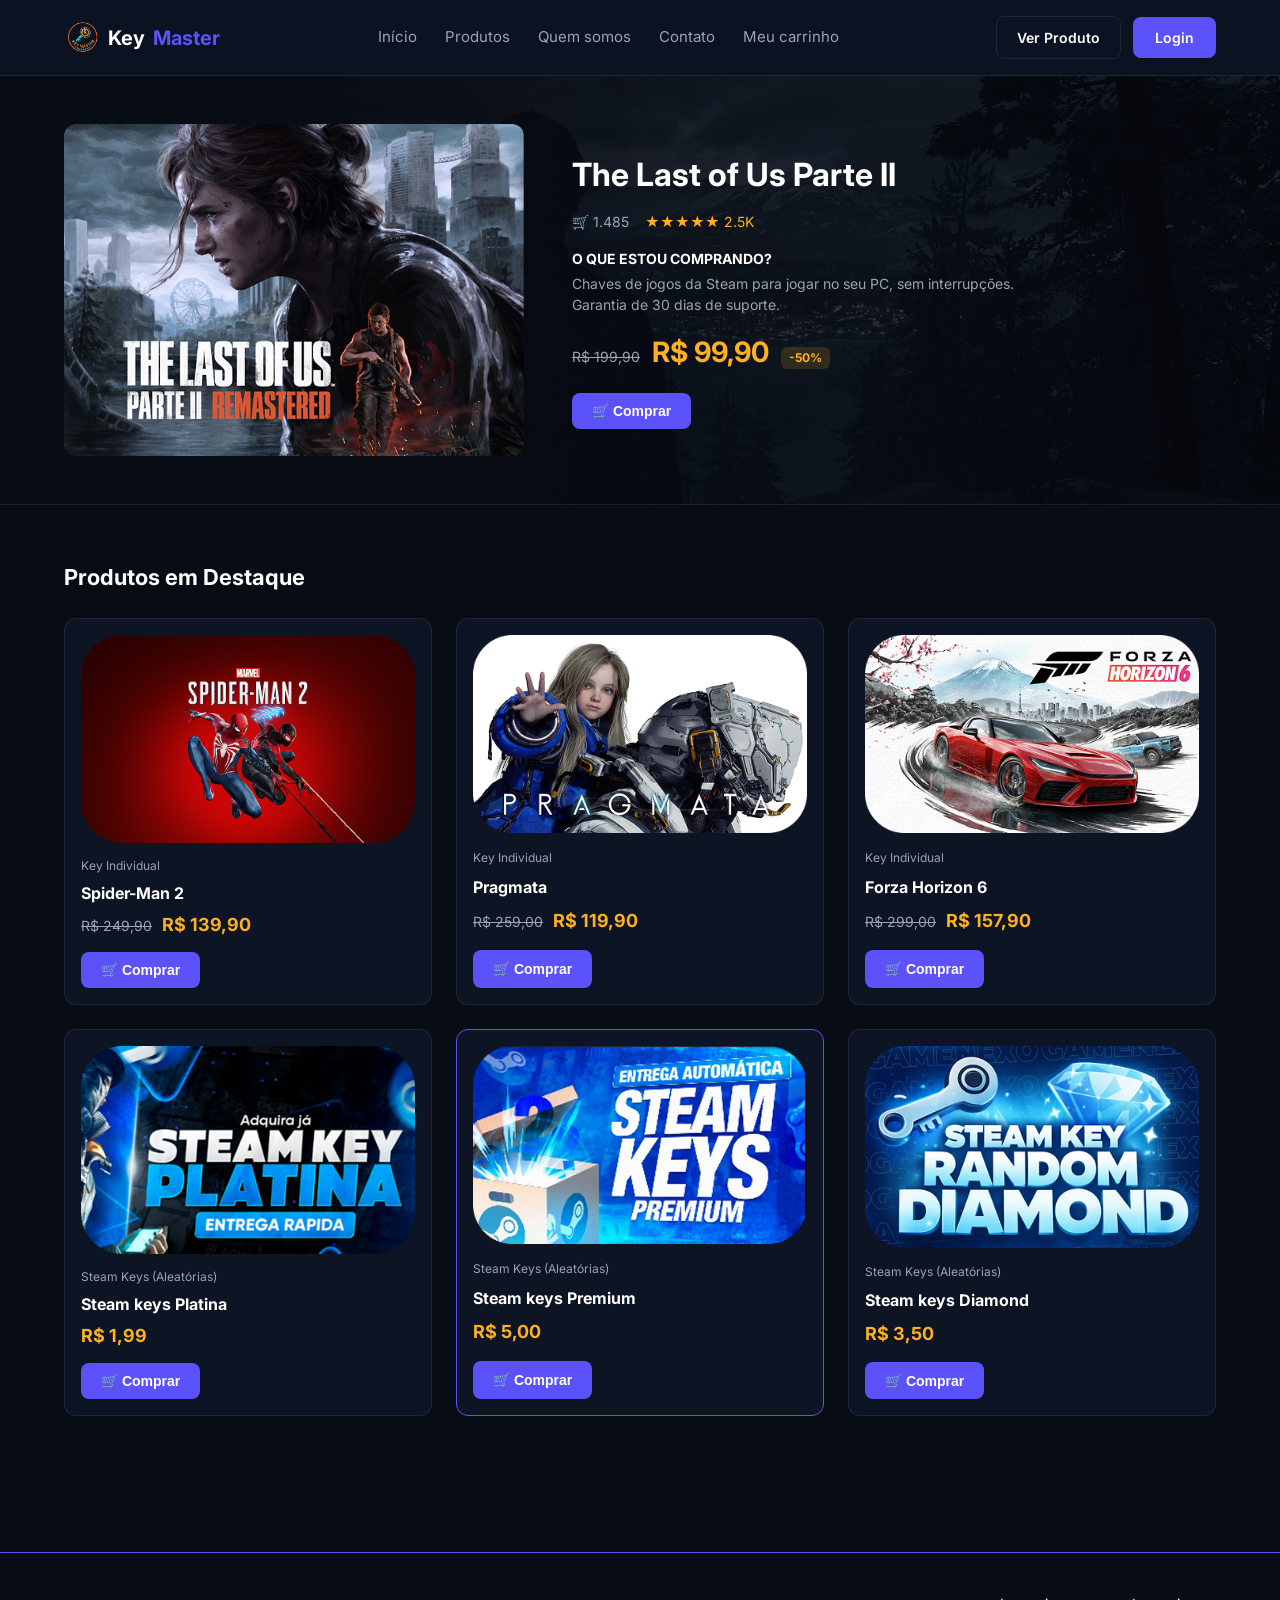
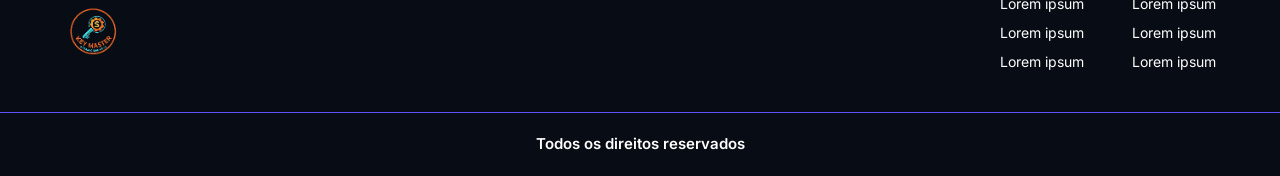
<file: index.html>
<!DOCTYPE html>
<html lang="pt-br">
<head>
  <meta charset="UTF-8">
  <meta name="viewport" content="width=device-width, initial-scale=1.0">
  <title>Key Master - Chaves de Jogos Digitais</title>
  <link rel="preconnect" href="https://fonts.googleapis.com">
  <link href="https://fonts.googleapis.com/css2?family=Inter:wght@400;600;700;800&display=swap" rel="stylesheet">
  <link rel="stylesheet" href="index.css">
</head>
<body>

  <header class="header">
    <div class="container header-content">
      <a href="index.html" class="logo">
        <img src="logo.png" alt="Key Master" class="logo-img">
        Key<span class="logo-highlight">Master</span>
      </a>
      <nav class="nav">
        <a href="index.html">Início</a>
        <a href="produtos.html">Produtos</a>
        <a href="quem-somos.html">Quem somos</a>
        <a href="contato.html">Contato</a>
        <a href="pedidos.html">Meu carrinho</a>
      </nav>
      <div class="header-acoes">
        <a href="produto-individual.html" class="btn-secundario">Ver Produto</a>
        <a href="cadastro.html" class="btn-login">Login</a>
      </div>
    </div>
  </header>

  <main>
    
    <section class="banner">
      <div class="container banner-grid">
        <img src="tlou-capa.png" alt="The Last of Us Parte II" class="banner-img">
        <div class="banner-info">
          <h1>The Last of Us Parte II</h1>
          <div class="banner-meta">
            <span>🛒 1.485</span>
            <span class="stars">★★★★★ 2.5K</span>
          </div>
          <p class="banner-desc">O QUE ESTOU COMPRANDO?</p>
          <p class="banner-desc-secundario">Chaves de jogos da Steam para jogar no seu PC, sem interrupções. Garantia de 30 dias de suporte.</p>
          <div class="preco-area">
            <span class="preco-antigo">R$ 199,90</span>
            <span class="preco-novo">R$ 99,90</span>
            <span class="desconto">-50%</span>
          </div>
          <button class="btn-comprar">🛒 Comprar</button>
        </div>
      </div>
    </section>

    <section class="destaques">
      <div class="container">
        <h2 class="titulo-secao">Produtos em Destaque</h2>
        <div class="grid-produtos">

          <div class="card-produto">
            <img src="spider-man-2.png" alt="Spider-Man 2">
            <p class="card-tag">Key Individual</p>
            <h3>Spider-Man 2</h3>
            <div class="card-precos">
              <span class="preco-antigo">R$ 249,90</span>
              <span class="preco-novo">R$ 139,90</span>
            </div>
            <button class="btn-comprar">🛒 Comprar</button>
          </div>

          <div class="card-produto">
            <img src="pragmata.png" alt="Pragmata">
            <p class="card-tag">Key Individual</p>
            <h3>Pragmata</h3>
            <div class="card-precos">
              <span class="preco-antigo">R$ 259,00</span>
              <span class="preco-novo">R$ 119,90</span>
            </div>
            <button class="btn-comprar">🛒 Comprar</button>
          </div>

          <div class="card-produto">
            <img src="forza-horizon-6.png" alt="Forza Horizon 6">
            <p class="card-tag">Key Individual</p>
            <h3>Forza Horizon 6</h3>
            <div class="card-precos">
              <span class="preco-antigo">R$ 299,00</span>
              <span class="preco-novo">R$ 157,90</span>
            </div>
            <button class="btn-comprar">🛒 Comprar</button>
          </div>

          <div class="card-produto card-produto-key">
            <img src="steam-key-platina.png" alt="Steam Keys Platina">
            <p class="card-tag">Steam Keys (Aleatórias)</p>
            <h3>Steam keys Platina</h3>
            <div class="card-precos">
              <span class="preco-novo">R$ 1,99</span>
            </div>
            <button class="btn-comprar">🛒 Comprar</button>
          </div>

          <div class="card-produto card-produto-key card-destacado">
            <img src="steam-key-premium.png" alt="Steam Keys Premium">
            <p class="card-tag">Steam Keys (Aleatórias)</p>
            <h3>Steam keys Premium</h3>
            <div class="card-precos">
              <span class="preco-novo">R$ 5,00</span>
            </div>
            <button class="btn-comprar">🛒 Comprar</button>
          </div>

          <div class="card-produto card-produto-key">
            <img src="steam-key-diamond.png" alt="Steam Keys Diamond">
            <p class="card-tag">Steam Keys (Aleatórias)</p>
            <h3>Steam keys Diamond</h3>
            <div class="card-precos">
              <span class="preco-novo">R$ 3,50</span>
            </div>
            <button class="btn-comprar">🛒 Comprar</button>
          </div>

        </div>
      </div>
    </section>
  </main>

  <footer class="footer-novo">
    <div class="footer-topo">
      <div class="container footer-conteudo">
        <img src="logo.png" alt="Key Master" class="footer-logo">
        <div class="footer-links">
          <div class="coluna-links">
            <a href="#">Lorem ipsum</a>
            <a href="#">Lorem ipsum</a>
            <a href="#">Lorem ipsum</a>
          </div>
          <div class="coluna-links">
            <a href="#">Lorem ipsum</a>
            <a href="#">Lorem ipsum</a>
            <a href="#">Lorem ipsum</a>
          </div>
        </div>
      </div>
    </div>
    <div class="footer-base">
      <p>Todos os direitos reservados</p>
    </div>
  </footer>
</body>
</html>
</file>
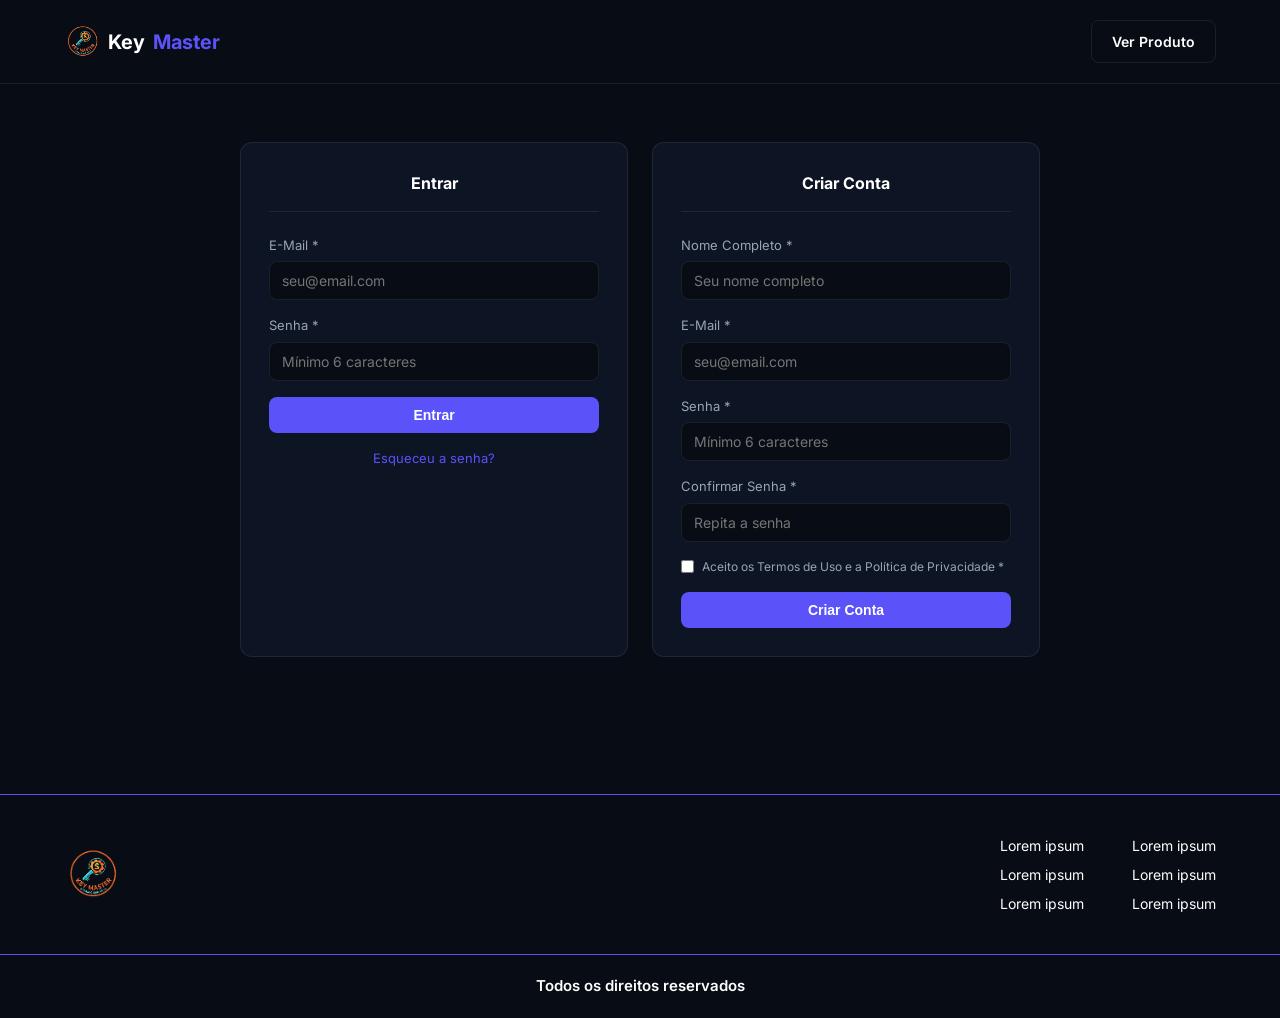
<file: cadastro.html>
<!DOCTYPE html>
<html lang="pt-br">
<head>
  <meta charset="UTF-8">
  <meta name="viewport" content="width=device-width, initial-scale=1.0">
  <title>Entrar ou Criar Conta - Key Master</title>
  <link rel="preconnect" href="https://fonts.googleapis.com">
  <link href="https://fonts.googleapis.com/css2?family=Inter:wght@400;600;700;800&display=swap" rel="stylesheet">
  <link rel="stylesheet" href="cadastro.css">
</head>
<body>

  <header class="header-simples">
    <div class="container header-simples-content">
      <a href="index.html" class="logo">
        <img src="logo.png" alt="Key Master" class="logo-img">
        Key<span class="logo-highlight">Master</span>
      </a>
      <a href="produto-individual.html" class="btn-secundario">Ver Produto</a>
    </div>
  </header>

  <main class="container pagina-cadastro">
    <section class="grid-cadastro">

      <div class="coluna-entrar">
        <h2 class="titulo-form">Entrar</h2>
        <form class="formulario-entrar">
          <div class="campo">
            <label for="login-email">E-Mail *</label>
            <input type="email" id="login-email" placeholder="seu@email.com">
          </div>
          <div class="campo">
            <label for="login-senha">Senha *</label>
            <input type="password" id="login-senha" placeholder="Mínimo 6 caracteres">
          </div>
          <button type="button" class="btn-comprar btn-largo">Entrar</button>
          <a href="#" class="link-esqueceu">Esqueceu a senha?</a>
        </form>
      </div>

      <div class="coluna-criar">
        <h2 class="titulo-form">Criar Conta</h2>
        <form class="formulario-criar">
          <div class="campo">
            <label for="nome-completo">Nome Completo *</label>
            <input type="text" id="nome-completo" placeholder="Seu nome completo">
          </div>
          <div class="campo">
            <label for="cadastro-email">E-Mail *</label>
            <input type="email" id="cadastro-email" placeholder="seu@email.com">
          </div>
          <div class="campo">
            <label for="cadastro-senha">Senha *</label>
            <input type="password" id="cadastro-senha" placeholder="Mínimo 6 caracteres">
          </div>
          <div class="campo">
            <label for="confirmar-senha">Confirmar Senha *</label>
            <input type="password" id="confirmar-senha" placeholder="Repita a senha">
          </div>
          <label class="opcao-checkbox">
            <input type="checkbox">
            Aceito os Termos de Uso e a Política de Privacidade *
          </label>
          <button type="button" class="btn-comprar btn-largo">Criar Conta</button>
        </form>
      </div>

    </section>
  </main>

  <footer class="footer-novo">
    <div class="footer-topo">
      <div class="container footer-conteudo">
        <img src="logo.png" alt="Key Master" class="footer-logo">
        <div class="footer-links">
          <div class="coluna-links">
            <a href="#">Lorem ipsum</a>
            <a href="#">Lorem ipsum</a>
            <a href="#">Lorem ipsum</a>
          </div>
          <div class="coluna-links">
            <a href="#">Lorem ipsum</a>
            <a href="#">Lorem ipsum</a>
            <a href="#">Lorem ipsum</a>
          </div>
        </div>
      </div>
    </div>
    <div class="footer-base">
      <p>Todos os direitos reservados</p>
    </div>
  </footer>

</body>
</html>
</file>
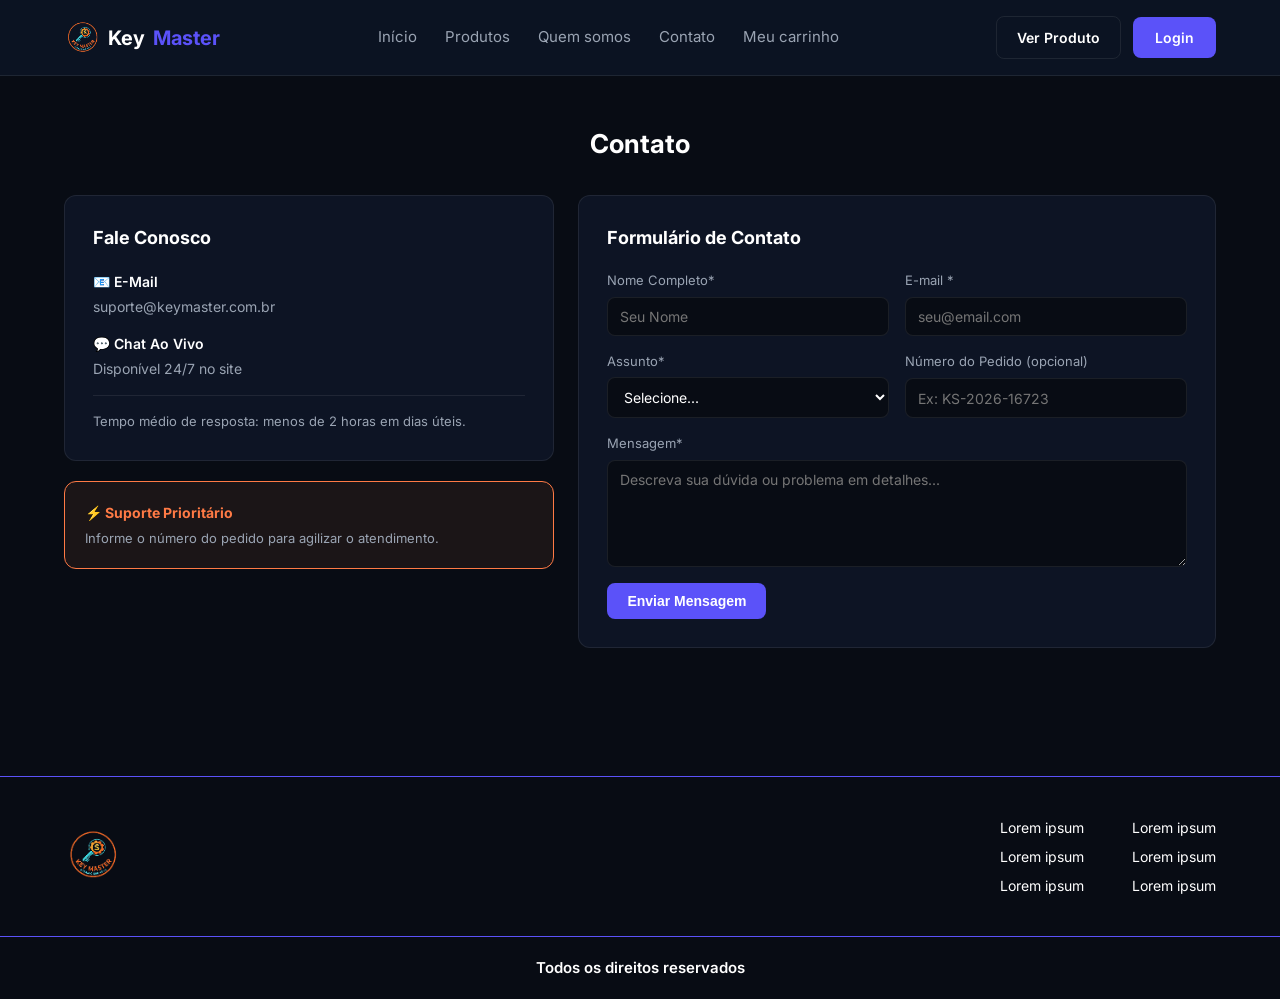
<file: contato.html>
<!DOCTYPE html>
<html lang="pt-br">
<head>
  <meta charset="UTF-8">
  <meta name="viewport" content="width=device-width, initial-scale=1.0">
  <title>Contato - Key Master</title>
  <link rel="preconnect" href="https://fonts.googleapis.com">
  <link href="https://fonts.googleapis.com/css2?family=Inter:wght@400;600;700;800&display=swap" rel="stylesheet">
  <link rel="stylesheet" href="contato.css">
</head>
<body>

  <header class="header">
    <div class="container header-content">
      <a href="index.html" class="logo">
        <img src="logo.png" alt="Key Master" class="logo-img">
        Key<span class="logo-highlight">Master</span>
      </a>
      <nav class="nav">
        <a href="index.html">Início</a>
        <a href="produtos.html">Produtos</a>
        <a href="quem-somos.html">Quem somos</a>
        <a href="contato.html">Contato</a>
        <a href="pedidos.html">Meu carrinho</a>
      </nav>
      <div class="header-acoes">
        <a href="produto-individual.html" class="btn-secundario">Ver Produto</a>
        <a href="cadastro.html" class="btn-login">Login</a>
      </div>
    </div>
  </header>

  <main class="container pagina-contato">
    <h1 class="titulo-pagina">Contato</h1>

    <section class="grid-contato">

      <div class="coluna-info">
        <div class="card-info">
          <h2>Fale Conosco</h2>
          <div class="item-info">
            <p class="item-titulo">📧 E-Mail</p>
            <p class="item-valor">suporte@keymaster.com.br</p>
          </div>
          <div class="item-info">
            <p class="item-titulo">💬 Chat Ao Vivo</p>
            <p class="item-valor">Disponível 24/7 no site</p>
          </div>
          <hr class="divisoria">
          <p class="tempo-resposta">Tempo médio de resposta: menos de 2 horas em dias úteis.</p>
        </div>

        <div class="card-suporte">
          <p class="suporte-titulo">⚡ Suporte Prioritário</p>
          <p class="suporte-texto">Informe o número do pedido para agilizar o atendimento.</p>
        </div>
      </div>

      <div class="coluna-formulario">
        <h2>Formulário de Contato</h2>
        <form class="formulario-contato">
          <div class="campo">
            <label for="nome">Nome Completo*</label>
            <input type="text" id="nome" placeholder="Seu Nome">
          </div>
          <div class="campo">
            <label for="email">E-mail *</label>
            <input type="email" id="email" placeholder="seu@email.com">
          </div>
          <div class="campo">
            <label for="assunto">Assunto*</label>
            <select id="assunto">
              <option>Selecione...</option>
              <option>Dúvida sobre pedido</option>
              <option>Problema com chave</option>
              <option>Reembolso</option>
              <option>Outro</option>
            </select>
          </div>
          <div class="campo">
            <label for="pedido">Número do Pedido (opcional)</label>
            <input type="text" id="pedido" placeholder="Ex: KS-2026-16723">
          </div>
          <div class="campo campo-largo">
            <label for="mensagem">Mensagem*</label>
            <textarea id="mensagem" rows="5" placeholder="Descreva sua dúvida ou problema em detalhes..."></textarea>
          </div>
          <button type="button" class="btn-comprar">Enviar Mensagem</button>
        </form>
      </div>

    </section>
  </main>

  <footer class="footer-novo">
    <div class="footer-topo">
      <div class="container footer-conteudo">
        <img src="logo.png" alt="Key Master" class="footer-logo">
        <div class="footer-links">
          <div class="coluna-links">
            <a href="#">Lorem ipsum</a>
            <a href="#">Lorem ipsum</a>
            <a href="#">Lorem ipsum</a>
          </div>
          <div class="coluna-links">
            <a href="#">Lorem ipsum</a>
            <a href="#">Lorem ipsum</a>
            <a href="#">Lorem ipsum</a>
          </div>
        </div>
      </div>
    </div>
    <div class="footer-base">
      <p>Todos os direitos reservados</p>
    </div>
  </footer>
</body>
</html>
</file>
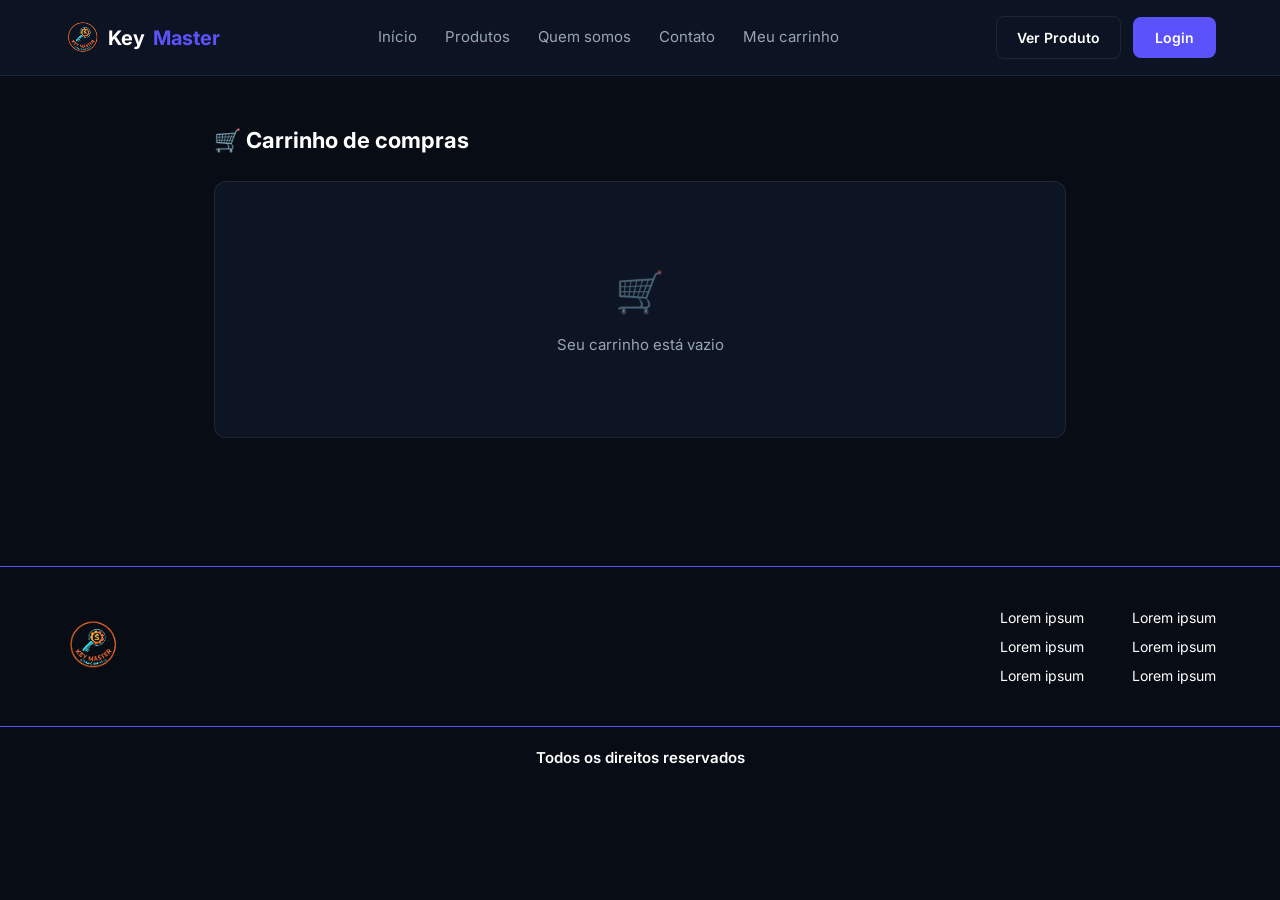
<file: pedidos.html>
<!DOCTYPE html>
<html lang="pt-br">
<head>
  <meta charset="UTF-8">
  <meta name="viewport" content="width=device-width, initial-scale=1.0">
  <title>Meu Carrinho - Key Master</title>
  <link rel="preconnect" href="https://fonts.googleapis.com">
  <link href="https://fonts.googleapis.com/css2?family=Inter:wght@400;600;700;800&display=swap" rel="stylesheet">
  <link rel="stylesheet" href="pedidos.css">
</head>
<body>

  <header class="header">
    <div class="container header-content">
      <a href="index.html" class="logo">
        <img src="logo.png" alt="Key Master" class="logo-img">
        Key<span class="logo-highlight">Master</span>
      </a>
      <nav class="nav">
        <a href="index.html">Início</a>
        <a href="produtos.html">Produtos</a>
        <a href="quem-somos.html">Quem somos</a>
        <a href="contato.html">Contato</a>
        <a href="pedidos.html">Meu carrinho</a>
      </nav>
      <div class="header-acoes">
        <a href="produto-individual.html" class="btn-secundario">Ver Produto</a>
        <a href="cadastro.html" class="btn-login">Login</a>
      </div>
    </div>
  </header>

  <main class="container pagina-carrinho">
    <h1 class="titulo-pagina">🛒 Carrinho de compras</h1>

    <section class="carrinho-vazio">
      <span class="icone-vazio">🛒</span>
      <p>Seu carrinho está vazio</p>
    </section>
  </main>

  <footer class="footer-novo">
    <div class="footer-topo">
      <div class="container footer-conteudo">
        <img src="logo.png" alt="Key Master" class="footer-logo">
        <div class="footer-links">
          <div class="coluna-links">
            <a href="#">Lorem ipsum</a>
            <a href="#">Lorem ipsum</a>
            <a href="#">Lorem ipsum</a>
          </div>
          <div class="coluna-links">
            <a href="#">Lorem ipsum</a>
            <a href="#">Lorem ipsum</a>
            <a href="#">Lorem ipsum</a>
          </div>
        </div>
      </div>
    </div>
    <div class="footer-base">
      <p>Todos os direitos reservados</p>
    </div>
  </footer>
</body>
</html>
</file>
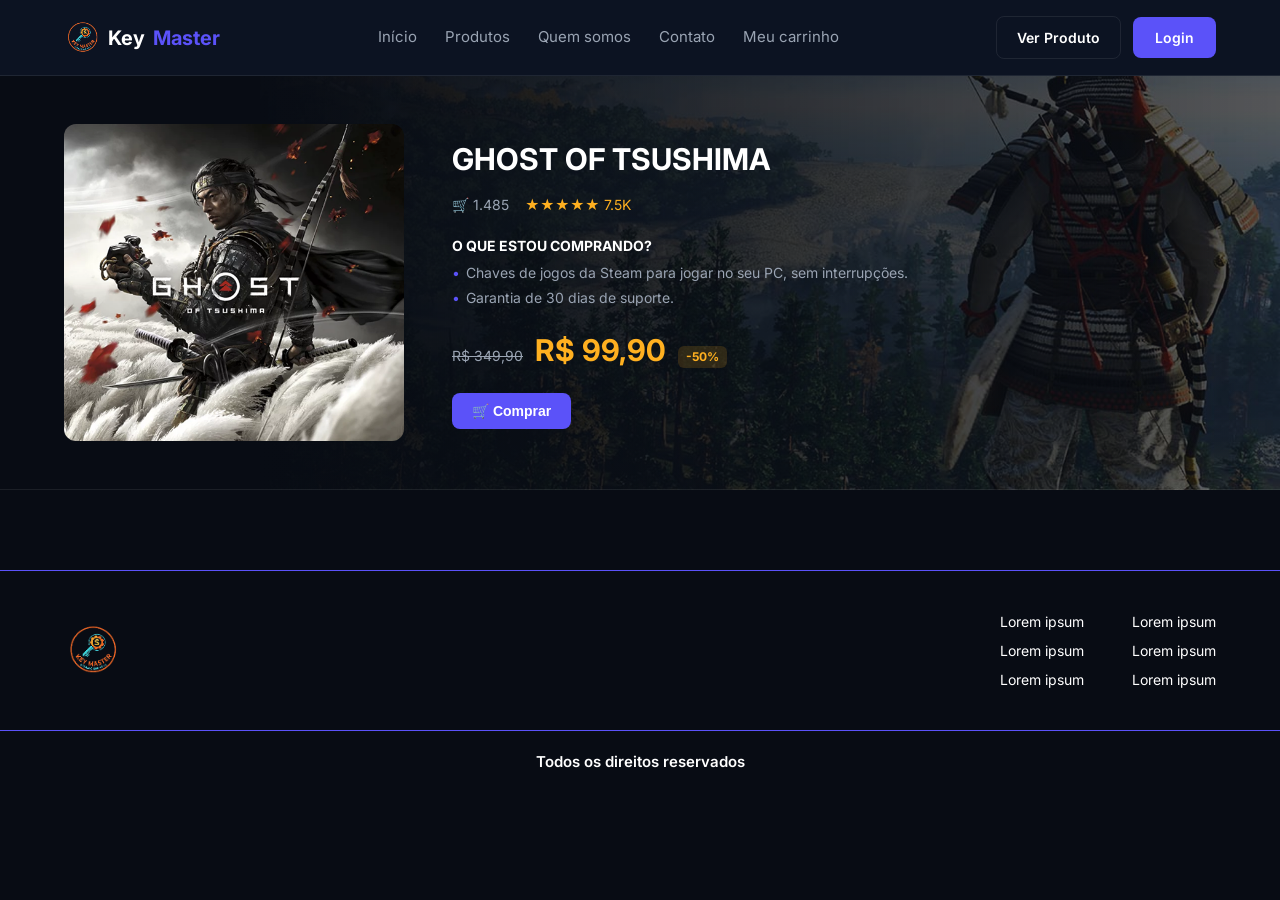
<file: produto-individual.html>
<!DOCTYPE html>
<html lang="pt-br">
<head>
  <meta charset="UTF-8">
  <meta name="viewport" content="width=device-width, initial-scale=1.0">
  <title>Ghost of Tsushima - Key Master</title>
  <link rel="preconnect" href="https://fonts.googleapis.com">
  <link href="https://fonts.googleapis.com/css2?family=Inter:wght@400;600;700;800&display=swap" rel="stylesheet">
  <link rel="stylesheet" href="produto-individual.css">
</head>
<body>

  <header class="header">
    <div class="container header-content">
      <a href="index.html" class="logo">
        <img src="logo.png" alt="Key Master" class="logo-img">
        Key<span class="logo-highlight">Master</span>
      </a>
      <nav class="nav">
        <a href="index.html">Início</a>
        <a href="produtos.html">Produtos</a>
        <a href="quem-somos.html">Quem somos</a>
        <a href="contato.html">Contato</a>
        <a href="pedidos.html">Meu carrinho</a>
      </nav>
      <div class="header-acoes">
        <a href="produto-individual.html" class="btn-secundario">Ver Produto</a>
        <a href="cadastro.html" class="btn-login">Login</a>
      </div>
    </div>
  </header>

  <main>
    <section class="banner-produto">
      <div class="container banner-produto-grid">
        <img src="ghost-tsushima-capa.png" alt="Ghost of Tsushima" class="capa-produto">
        <div class="info-produto">
          <h1>GHOST OF TSUSHIMA</h1>
          <div class="meta-produto">
            <span>🛒 1.485</span>
            <span class="stars">★★★★★ 7.5K</span>
          </div>
          <div class="descricao-compra">
            <p class="descricao-titulo">O QUE ESTOU COMPRANDO?</p>
            <ul class="lista-descricao">
              <li>Chaves de jogos da Steam para jogar no seu PC, sem interrupções.</li>
              <li>Garantia de 30 dias de suporte.</li>
            </ul>
          </div>
          <div class="preco-area">
            <span class="preco-antigo">R$ 349,90</span>
            <span class="preco-novo">R$ 99,90</span>
            <span class="desconto">-50%</span>
          </div>
          <button class="btn-comprar">🛒 Comprar</button>
        </div>
      </div>
    </section>
  </main>

  <footer class="footer-novo">
    <div class="footer-topo">
      <div class="container footer-conteudo">
        <img src="logo.png" alt="Key Master" class="footer-logo">
        <div class="footer-links">
          <div class="coluna-links">
            <a href="#">Lorem ipsum</a>
            <a href="#">Lorem ipsum</a>
            <a href="#">Lorem ipsum</a>
          </div>
          <div class="coluna-links">
            <a href="#">Lorem ipsum</a>
            <a href="#">Lorem ipsum</a>
            <a href="#">Lorem ipsum</a>
          </div>
        </div>
      </div>
    </div>
    <div class="footer-base">
      <p>Todos os direitos reservados</p>
    </div>
  </footer>
</body>
</html>
</file>
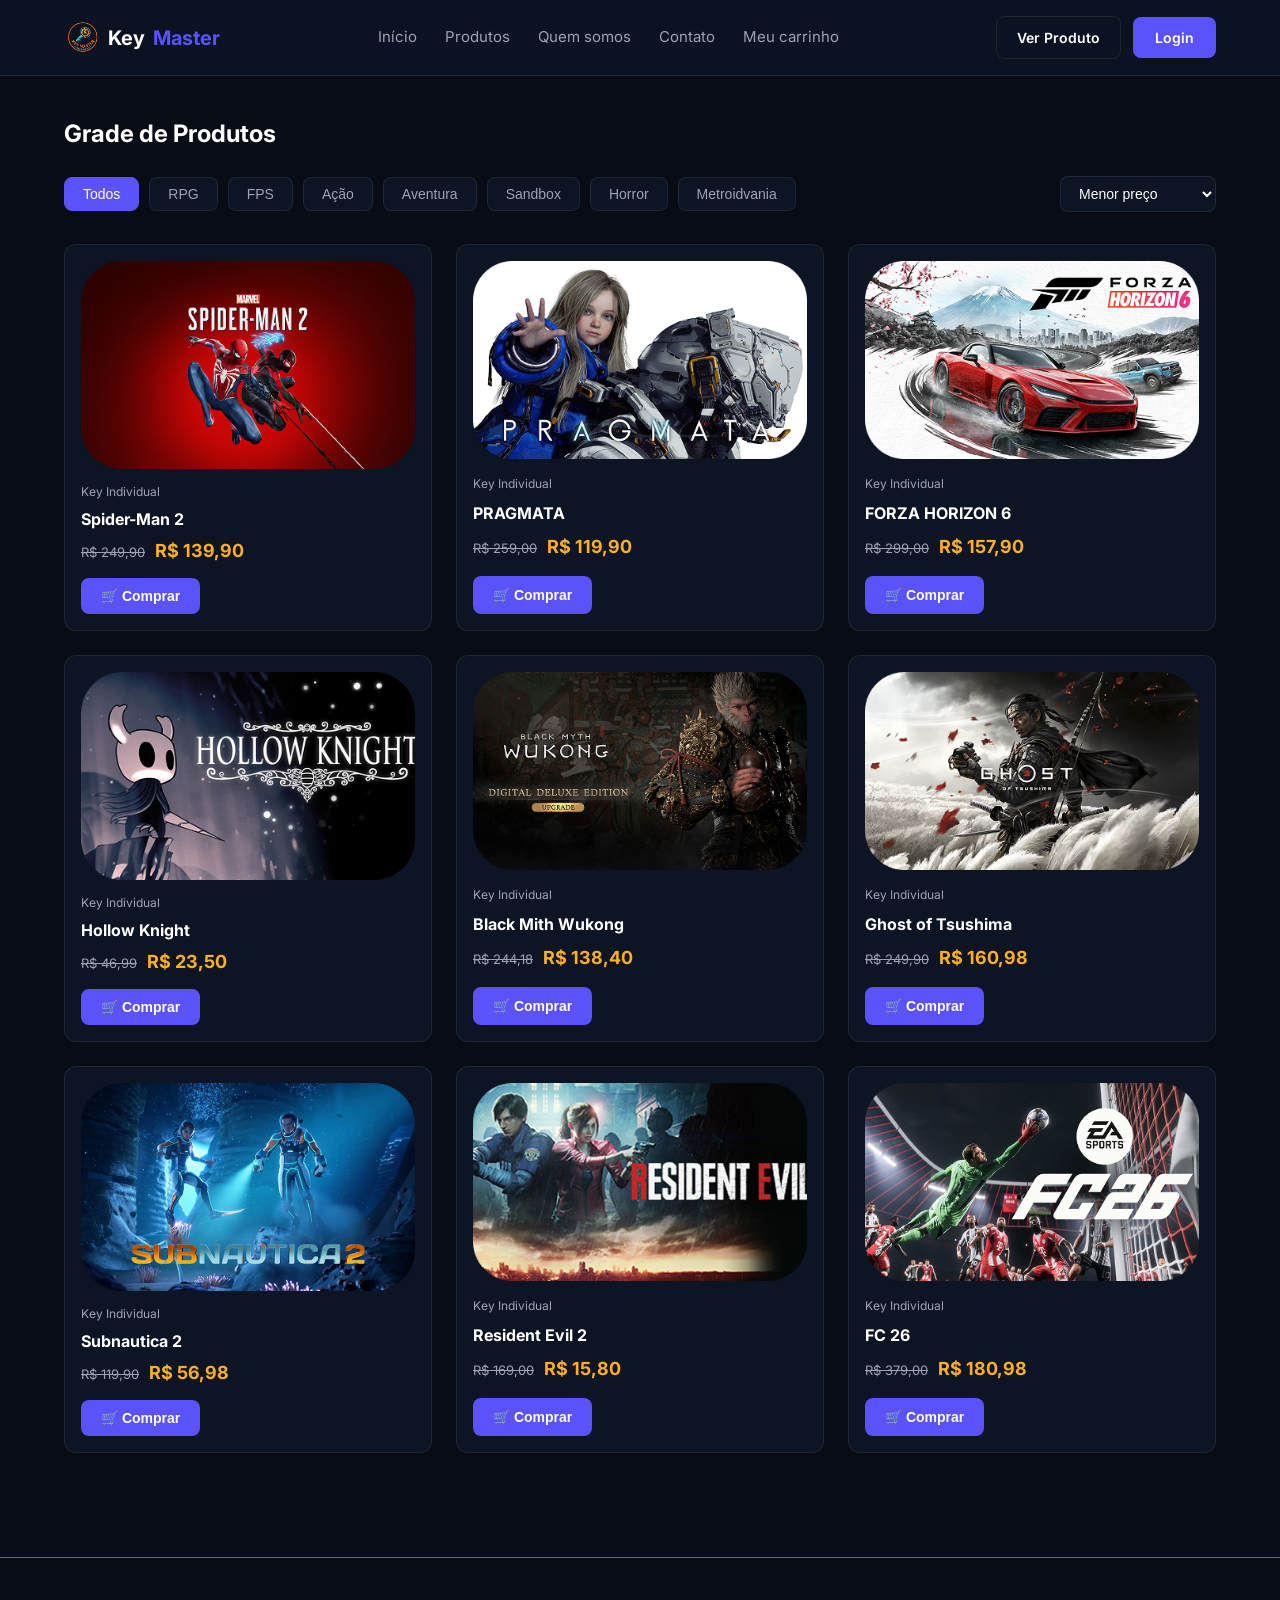
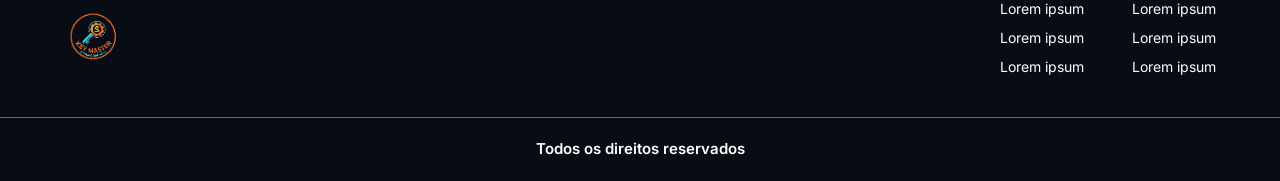
<file: produtos.html>
<!DOCTYPE html>
<html lang="pt-br">
<head>
  <meta charset="UTF-8">
  <meta name="viewport" content="width=device-width, initial-scale=1.0">
  <title>Produtos - Key Master</title>
  <link rel="preconnect" href="https://fonts.googleapis.com">
  <link href="https://fonts.googleapis.com/css2?family=Inter:wght@400;600;700;800&display=swap" rel="stylesheet">
  <link rel="stylesheet" href="produtos.css">
</head>
<body>

  <header class="header">
    <div class="container header-content">
      <a href="index.html" class="logo">
        <img src="logo.png" alt="Key Master" class="logo-img">
        Key<span class="logo-highlight">Master</span>
      </a>
      <nav class="nav">
        <a href="index.html">Início</a>
        <a href="produtos.html">Produtos</a>
        <a href="quem-somos.html">Quem somos</a>
        <a href="contato.html">Contato</a>
        <a href="pedidos.html">Meu carrinho</a>
      </nav>
      <div class="header-acoes">
        <a href="produto-individual.html" class="btn-secundario">Ver Produto</a>
        <a href="cadastro.html" class="btn-login">Login</a>
      </div>
    </div>
  </header>

  <main class="container pagina-produtos">
    <h1 class="titulo-pagina">Grade de Produtos</h1>

    <section class="barra-filtros">
      <div class="grid-categorias">
        <button class="btn-filtro btn-filtro-ativo">Todos</button>
        <button class="btn-filtro">RPG</button>
        <button class="btn-filtro">FPS</button>
        <button class="btn-filtro">Ação</button>
        <button class="btn-filtro">Aventura</button>
        <button class="btn-filtro">Sandbox</button>
        <button class="btn-filtro">Horror</button>
        <button class="btn-filtro">Metroidvania</button>
      </div>
      <select class="select-ordenar">
        <option>Menor preço</option>
        <option>Maior preço</option>
        <option>Mais vendidos</option>
        <option>Melhor avaliados</option>
      </select>
    </section>

    <section class="grid-produtos">

      <div class="card-produto">
        <img src="spider-man-2.png" alt="Spider-Man 2">
        <p class="card-tag">Key Individual</p>
        <h3>Spider-Man 2</h3>
        <div class="card-precos">
          <span class="preco-antigo">R$ 249,90</span>
          <span class="preco-novo">R$ 139,90</span>
        </div>
        <button class="btn-comprar">🛒 Comprar</button>
      </div>

      <div class="card-produto">
        <img src="pragmata.png" alt="Pragmata">
        <p class="card-tag">Key Individual</p>
        <h3>PRAGMATA</h3>
        <div class="card-precos">
          <span class="preco-antigo">R$ 259,00</span>
          <span class="preco-novo">R$ 119,90</span>
        </div>
        <button class="btn-comprar">🛒 Comprar</button>
      </div>

      <div class="card-produto">
        <img src="forza-horizon-6.png" alt="Forza Horizon 6">
        <p class="card-tag">Key Individual</p>
        <h3>FORZA HORIZON 6</h3>
        <div class="card-precos">
          <span class="preco-antigo">R$ 299,00</span>
          <span class="preco-novo">R$ 157,90</span>
        </div>
        <button class="btn-comprar">🛒 Comprar</button>
      </div>

      <div class="card-produto">
        <img src="hollow-knight.png" alt="Hollow Knight">
        <p class="card-tag">Key Individual</p>
        <h3>Hollow Knight</h3>
        <div class="card-precos">
          <span class="preco-antigo">R$ 46,99</span>
          <span class="preco-novo">R$ 23,50</span>
        </div>
        <button class="btn-comprar">🛒 Comprar</button>
      </div>

      <div class="card-produto">
        <img src="black-myth-wukong.png" alt="Black Myth Wukong">
        <p class="card-tag">Key Individual</p>
        <h3>Black Mith Wukong</h3>
        <div class="card-precos">
          <span class="preco-antigo">R$ 244,18</span>
          <span class="preco-novo">R$ 138,40</span>
        </div>
        <button class="btn-comprar">🛒 Comprar</button>
      </div>

      <div class="card-produto">
        <img src="ghost-tsushima-card.png" alt="Ghost of Tsushima">
        <p class="card-tag">Key Individual</p>
        <h3>Ghost of Tsushima</h3>
        <div class="card-precos">
          <span class="preco-antigo">R$ 249,90</span>
          <span class="preco-novo">R$ 160,98</span>
        </div>
        <button class="btn-comprar">🛒 Comprar</button>
      </div>

      <div class="card-produto">
        <img src="subnautica-2.png" alt="Subnautica 2">
        <p class="card-tag">Key Individual</p>
        <h3>Subnautica 2</h3>
        <div class="card-precos">
          <span class="preco-antigo">R$ 119,90</span>
          <span class="preco-novo">R$ 56,98</span>
        </div>
        <button class="btn-comprar">🛒 Comprar</button>
      </div>

      <div class="card-produto">
        <img src="resident-evil-2.png" alt="Resident Evil 2">
        <p class="card-tag">Key Individual</p>
        <h3>Resident Evil 2</h3>
        <div class="card-precos">
          <span class="preco-antigo">R$ 169,00</span>
          <span class="preco-novo">R$ 15,80</span>
        </div>
        <button class="btn-comprar">🛒 Comprar</button>
      </div>

      <div class="card-produto">
        <img src="fc26.png" alt="FC 26">
        <p class="card-tag">Key Individual</p>
        <h3>FC 26</h3>
        <div class="card-precos">
          <span class="preco-antigo">R$ 379,00</span>
          <span class="preco-novo">R$ 180,98</span>
        </div>
        <button class="btn-comprar">🛒 Comprar</button>
      </div>

    </section>
  </main>

  <footer class="footer-novo">
    <div class="footer-topo">
      <div class="container footer-conteudo">
        <img src="logo.png" alt="Key Master" class="footer-logo">
        <div class="footer-links">
          <div class="coluna-links">
            <a href="#">Lorem ipsum</a>
            <a href="#">Lorem ipsum</a>
            <a href="#">Lorem ipsum</a>
          </div>
          <div class="coluna-links">
            <a href="#">Lorem ipsum</a>
            <a href="#">Lorem ipsum</a>
            <a href="#">Lorem ipsum</a>
          </div>
        </div>
      </div>
    </div>
    <div class="footer-base">
      <p>Todos os direitos reservados</p>
    </div>
  </footer>
</body>
</html>
</file>
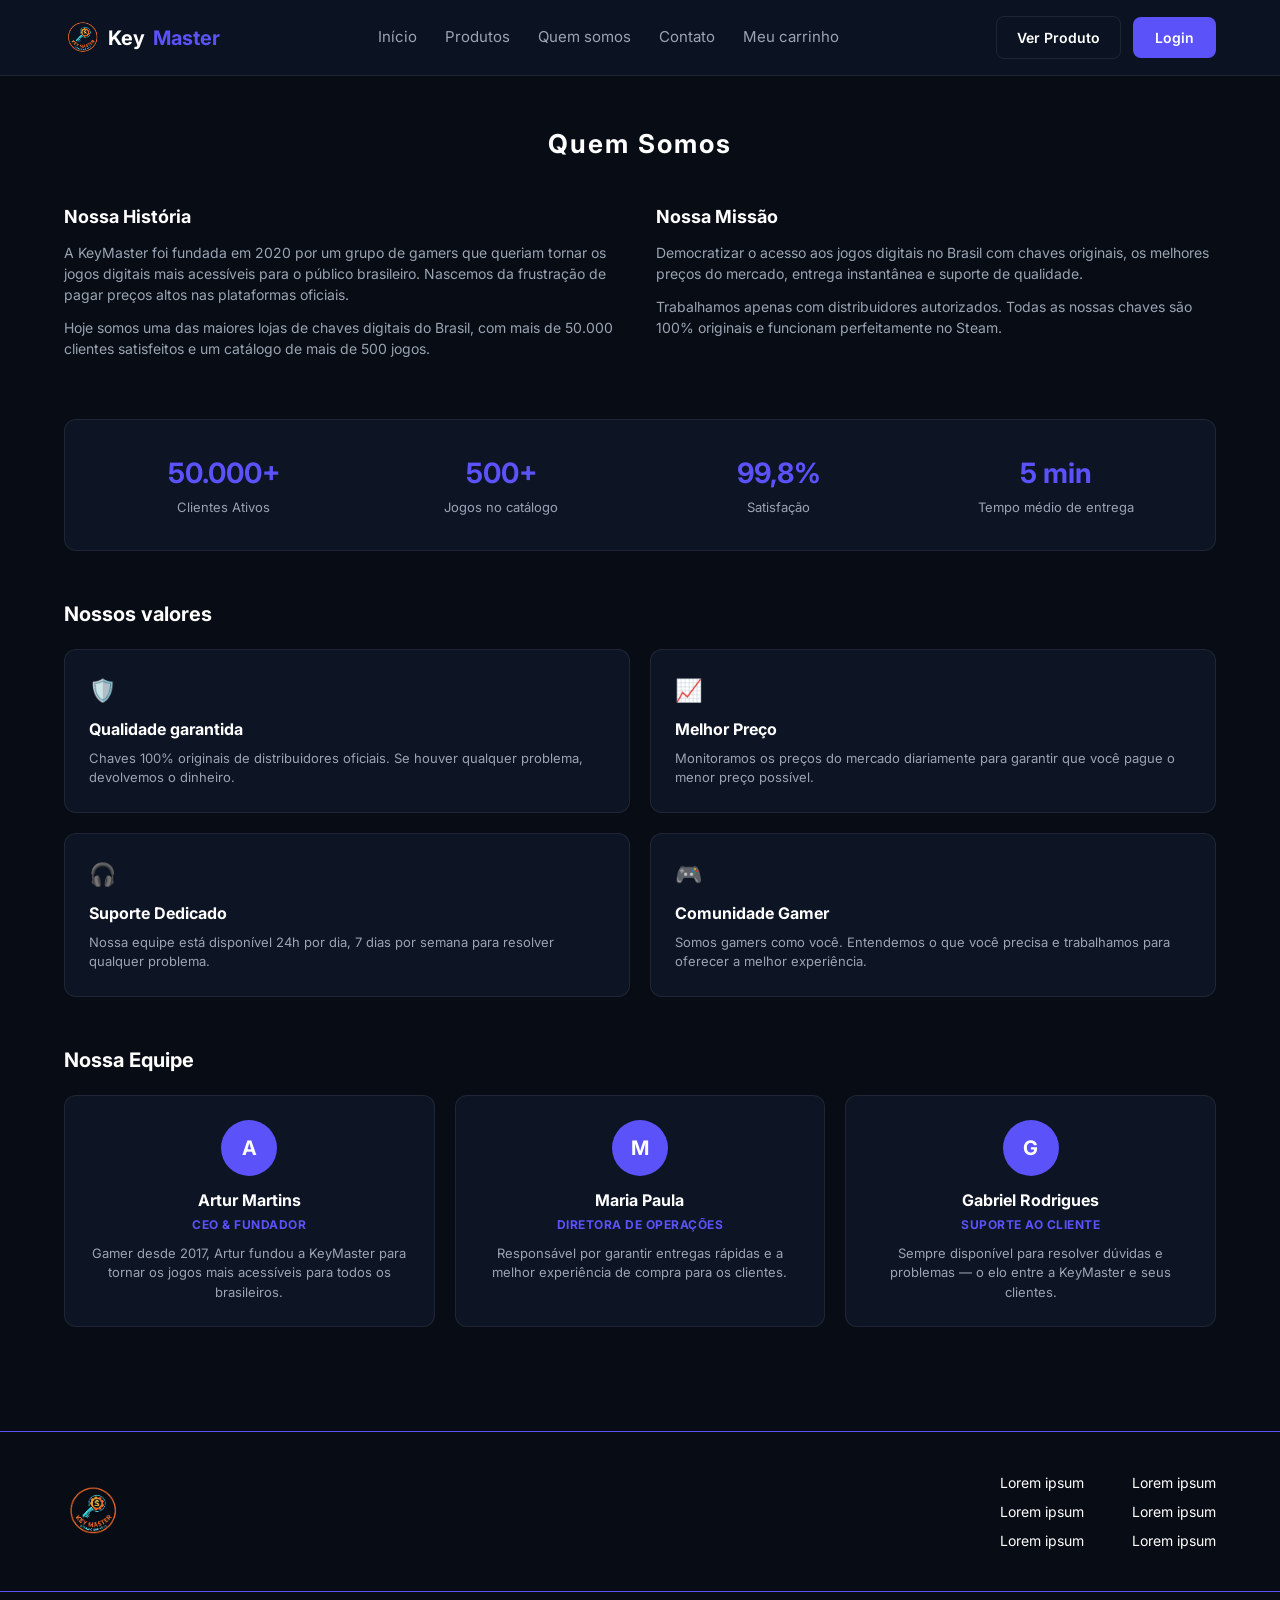
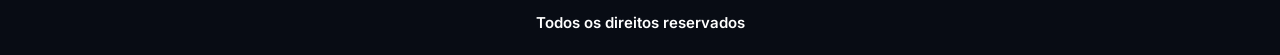
<file: quem-somos.html>
<!DOCTYPE html>
<html lang="pt-br">
<head>
  <meta charset="UTF-8">
  <meta name="viewport" content="width=device-width, initial-scale=1.0">
  <title>Quem Somos - Key Master</title>
  <link rel="preconnect" href="https://fonts.googleapis.com">
  <link href="https://fonts.googleapis.com/css2?family=Inter:wght@400;600;700;800&display=swap" rel="stylesheet">
  <link rel="stylesheet" href="quem-somos.css">
</head>
<body>

  <header class="header">
    <div class="container header-content">
      <a href="index.html" class="logo">
        <img src="logo.png" alt="Key Master" class="logo-img">
        Key<span class="logo-highlight">Master</span>
      </a>
      <nav class="nav">
        <a href="index.html">Início</a>
        <a href="produtos.html">Produtos</a>
        <a href="quem-somos.html">Quem somos</a>
        <a href="contato.html">Contato</a>
        <a href="pedidos.html">Meu carrinho</a>
      </nav>
      <div class="header-acoes">
        <a href="produto-individual.html" class="btn-secundario">Ver Produto</a>
        <a href="cadastro.html" class="btn-login">Login</a>
      </div>
    </div>
  </header>

  <main class="container pagina-quem-somos">
    <h1 class="titulo-pagina">Quem Somos</h1>

    <section class="grid-duas-colunas">
      <div class="bloco-texto">
        <h2>Nossa História</h2>
        <p>A KeyMaster foi fundada em 2020 por um grupo de gamers que queriam tornar os jogos digitais mais acessíveis para o público brasileiro. Nascemos da frustração de pagar preços altos nas plataformas oficiais.</p>
        <p>Hoje somos uma das maiores lojas de chaves digitais do Brasil, com mais de 50.000 clientes satisfeitos e um catálogo de mais de 500 jogos.</p>
      </div>
      <div class="bloco-texto">
        <h2>Nossa Missão</h2>
        <p>Democratizar o acesso aos jogos digitais no Brasil com chaves originais, os melhores preços do mercado, entrega instantânea e suporte de qualidade.</p>
        <p>Trabalhamos apenas com distribuidores autorizados. Todas as nossas chaves são 100% originais e funcionam perfeitamente no Steam.</p>
      </div>
    </section>

    <section class="grid-metricas">
      <div class="metrica">
        <span class="metrica-numero">50.000+</span>
        <span class="metrica-label">Clientes Ativos</span>
      </div>
      <div class="metrica">
        <span class="metrica-numero">500+</span>
        <span class="metrica-label">Jogos no catálogo</span>
      </div>
      <div class="metrica">
        <span class="metrica-numero">99,8%</span>
        <span class="metrica-label">Satisfação</span>
      </div>
      <div class="metrica">
        <span class="metrica-numero">5 min</span>
        <span class="metrica-label">Tempo médio de entrega</span>
      </div>
    </section>

    <section>
      <h2 class="titulo-secao">Nossos valores</h2>
      <div class="grid-valores">
        <div class="card-valor">
          <span class="valor-icone">🛡️</span>
          <h3>Qualidade garantida</h3>
          <p>Chaves 100% originais de distribuidores oficiais. Se houver qualquer problema, devolvemos o dinheiro.</p>
        </div>
        <div class="card-valor">
          <span class="valor-icone">📈</span>
          <h3>Melhor Preço</h3>
          <p>Monitoramos os preços do mercado diariamente para garantir que você pague o menor preço possível.</p>
        </div>
        <div class="card-valor">
          <span class="valor-icone">🎧</span>
          <h3>Suporte Dedicado</h3>
          <p>Nossa equipe está disponível 24h por dia, 7 dias por semana para resolver qualquer problema.</p>
        </div>
        <div class="card-valor">
          <span class="valor-icone">🎮</span>
          <h3>Comunidade Gamer</h3>
          <p>Somos gamers como você. Entendemos o que você precisa e trabalhamos para oferecer a melhor experiência.</p>
        </div>
      </div>
    </section>

    <section>
      <h2 class="titulo-secao">Nossa Equipe</h2>
      <div class="grid-equipe">
        <div class="card-membro">
          <div class="avatar">A</div>
          <h3>Artur Martins</h3>
          <p class="cargo">CEO &amp; FUNDADOR</p>
          <p class="descricao-membro">Gamer desde 2017, Artur fundou a KeyMaster para tornar os jogos mais acessíveis para todos os brasileiros.</p>
        </div>
        <div class="card-membro">
          <div class="avatar">M</div>
          <h3>Maria Paula</h3>
          <p class="cargo">DIRETORA DE OPERAÇÕES</p>
          <p class="descricao-membro">Responsável por garantir entregas rápidas e a melhor experiência de compra para os clientes.</p>
        </div>
        <div class="card-membro">
          <div class="avatar">G</div>
          <h3>Gabriel Rodrigues</h3>
          <p class="cargo">SUPORTE AO CLIENTE</p>
          <p class="descricao-membro">Sempre disponível para resolver dúvidas e problemas — o elo entre a KeyMaster e seus clientes.</p>
        </div>
      </div>
    </section>
  </main>

  <footer class="footer-novo">
    <div class="footer-topo">
      <div class="container footer-conteudo">
        <img src="logo.png" alt="Key Master" class="footer-logo">
        <div class="footer-links">
          <div class="coluna-links">
            <a href="#">Lorem ipsum</a>
            <a href="#">Lorem ipsum</a>
            <a href="#">Lorem ipsum</a>
          </div>
          <div class="coluna-links">
            <a href="#">Lorem ipsum</a>
            <a href="#">Lorem ipsum</a>
            <a href="#">Lorem ipsum</a>
          </div>
        </div>
      </div>
    </div>
    <div class="footer-base">
      <p>Todos os direitos reservados</p>
    </div>
  </footer>
</body>
</html>
</file>
<file: index.css>
* {
  margin: 0;
  padding: 0;
  box-sizing: border-box;
}

body {
  background-color: #080c14;
  color: #ffffff;
  font-family: 'Inter', Arial, sans-serif;
  line-height: 1.5;
}

a {
  text-decoration: none;
  color: inherit;
}

ul {
  list-style: none;
}

img {
  max-width: 100%;
  display: block;
}

.container {
  max-width: 1200px;
  margin: 0 auto;
  padding: 0 24px;
}

.header {
  background-color: rgba(13, 20, 36, 0.9);
  border-bottom: 1px solid rgba(255, 255, 255, 0.08);
  position: sticky;
  top: 0;
  z-index: 10;
}

.header-content {
  display: grid;
  grid-template-columns: auto 1fr auto;
  align-items: center;
  gap: 32px;
  padding-top: 16px;
  padding-bottom: 16px;
}

.logo {
  display: flex;
  align-items: center;
  gap: 8px;
  font-size: 20px;
  font-weight: 700;
}

.logo-img {
  width: 36px;
  height: 36px;
  border-radius: 50%;
  object-fit: cover;
}

.logo-highlight {
  color: #5b52f9;
}

.nav {
  display: flex;
  justify-content: center;
  gap: 28px;
  font-size: 15px;
  color: #9aa4b3;
}

.nav a:hover {
  color: #ffffff;
}

.header-acoes {
  display: flex;
  align-items: center;
  gap: 12px;
  justify-self: end;
}

.btn-login {
  background-color: #5b52f9;
  color: #ffffff;
  padding: 10px 22px;
  border-radius: 8px;
  font-size: 14px;
  font-weight: 600;
}

.btn-login:hover {
  background-color: #4038d4;
}

.btn-comprar {
  background-color: #5b52f9;
  color: #ffffff;
  border: none;
  padding: 10px 20px;
  border-radius: 8px;
  font-size: 14px;
  font-weight: 600;
  cursor: pointer;
  display: inline-flex;
  align-items: center;
  gap: 8px;
  width: fit-content;
}

.btn-comprar:hover {
  background-color: #4038d4;
}

.btn-secundario {
  background-color: transparent;
  color: #ffffff;
  border: 1px solid rgba(255, 255, 255, 0.08);
  padding: 10px 20px;
  border-radius: 8px;
  font-size: 14px;
  font-weight: 600;
  cursor: pointer;
}

.footer-novo {
  margin-top: 80px;
}

.footer-topo {
  border-top: 1px solid #5b52f9;
  padding: 40px 0;
}

.footer-conteudo {
  display: grid;
  grid-template-columns: auto 1fr;
  align-items: center;
}

.footer-logo {
  width: 56px;
  height: 56px;
  border-radius: 50%;
}

.footer-links {
  display: grid;
  grid-template-columns: repeat(2, auto);
  gap: 8px 48px;
  justify-content: end;
}

.coluna-links {
  display: grid;
  gap: 8px;
}

.coluna-links a {
  color: #ffffff;
  font-size: 14px;
}

.coluna-links a:hover {
  color: #5b52f9;
}

.footer-base {
  border-top: 1px solid #5b52f9;
  padding: 20px 0;
  text-align: center;
  color: #ffffff;
  font-size: 15px;
  font-weight: 600;
}

.banner {
  padding: 48px 0;
  border-bottom: 1px solid rgba(255, 255, 255, 0.08);
  background-image: linear-gradient(90deg, #080c14 20%, rgba(8, 12, 20, 0.5) 100%), url("tlou-banner-bg.png");
  background-size: cover;
  background-position: center;
}

.banner-grid {
  display: grid;
  grid-template-columns: 460px 1fr;
  gap: 48px;
  align-items: center;
}

.banner-img {
  border-radius: 12px;
  width: 100%;
}

.banner-info h1 {
  font-size: 32px;
  margin-bottom: 12px;
}

.banner-meta {
  display: flex;
  gap: 16px;
  color: #9aa4b3;
  font-size: 14px;
  margin-bottom: 16px;
}

.stars {
  color: #ffb020;
}

.banner-desc {
  font-weight: 700;
  font-size: 14px;
  margin-bottom: 4px;
}

.banner-desc-secundario {
  color: #9aa4b3;
  font-size: 14px;
  max-width: 460px;
  margin-bottom: 16px;
}

.preco-area {
  display: flex;
  align-items: baseline;
  gap: 12px;
  margin-bottom: 20px;
}

.preco-antigo {
  color: #9aa4b3;
  text-decoration: line-through;
  font-size: 14px;
}

.preco-novo {
  color: #ffb020;
  font-size: 28px;
  font-weight: 700;
}

.desconto {
  background-color: rgba(255, 176, 32, 0.15);
  color: #ffb020;
  font-size: 12px;
  font-weight: 700;
  padding: 2px 8px;
  border-radius: 6px;
}

.destaques {
  padding: 56px 0;
}

.titulo-secao {
  font-size: 22px;
  margin-bottom: 24px;
}

.grid-produtos {
  display: grid;
  grid-template-columns: repeat(3, 1fr);
  gap: 24px;
}

.card-produto {
  background-color: #0d1424;
  border: 1px solid rgba(255, 255, 255, 0.08);
  border-radius: 12px;
  padding: 16px;
  display: grid;
  gap: 6px;
}

.card-produto img {
  border-radius: 8px;
  margin-bottom: 8px;
}

.card-tag {
  color: #9aa4b3;
  font-size: 12px;
}

.card-produto h3 {
  font-size: 16px;
}

.card-precos {
  display: flex;
  gap: 10px;
  align-items: baseline;
  margin-bottom: 8px;
}

.card-precos .preco-novo {
  font-size: 18px;
}

.card-destacado {
  border-color: #5b52f9;
}
</file>
<file: cadastro.css>
* {
  margin: 0;
  padding: 0;
  box-sizing: border-box;
}

body {
  background-color: #080c14;
  color: #ffffff;
  font-family: 'Inter', Arial, sans-serif;
  line-height: 1.5;
}

a {
  text-decoration: none;
  color: inherit;
}

ul {
  list-style: none;
}

img {
  max-width: 100%;
  display: block;
}

.container {
  max-width: 1200px;
  margin: 0 auto;
  padding: 0 24px;
}

.header {
  background-color: rgba(13, 20, 36, 0.9);
  border-bottom: 1px solid rgba(255, 255, 255, 0.08);
  position: sticky;
  top: 0;
  z-index: 10;
}

.header-content {
  display: grid;
  grid-template-columns: auto 1fr auto;
  align-items: center;
  gap: 32px;
  padding-top: 16px;
  padding-bottom: 16px;
}

.logo {
  display: flex;
  align-items: center;
  gap: 8px;
  font-size: 20px;
  font-weight: 700;
}

.logo-img {
  width: 36px;
  height: 36px;
  border-radius: 50%;
  object-fit: cover;
}

.logo-highlight {
  color: #5b52f9;
}

.nav {
  display: flex;
  justify-content: center;
  gap: 28px;
  font-size: 15px;
  color: #9aa4b3;
}

.nav a:hover {
  color: #ffffff;
}

.btn-login {
  background-color: #5b52f9;
  color: #ffffff;
  padding: 10px 22px;
  border-radius: 8px;
  font-size: 14px;
  font-weight: 600;
  justify-self: end;
}

.btn-login:hover {
  background-color: #4038d4;
}

.btn-comprar {
  background-color: #5b52f9;
  color: #ffffff;
  border: none;
  padding: 10px 20px;
  border-radius: 8px;
  font-size: 14px;
  font-weight: 600;
  cursor: pointer;
  display: inline-flex;
  align-items: center;
  gap: 8px;
  width: fit-content;
}

.btn-comprar:hover {
  background-color: #4038d4;
}

.btn-secundario {
  background-color: transparent;
  color: #ffffff;
  border: 1px solid rgba(255, 255, 255, 0.08);
  padding: 10px 20px;
  border-radius: 8px;
  font-size: 14px;
  font-weight: 600;
  cursor: pointer;
}

.footer-novo {
  margin-top: 80px;
}

.footer-topo {
  border-top: 1px solid #5b52f9;
  padding: 40px 0;
}

.footer-conteudo {
  display: grid;
  grid-template-columns: auto 1fr;
  align-items: center;
}

.footer-logo {
  width: 56px;
  height: 56px;
  border-radius: 50%;
}

.footer-links {
  display: grid;
  grid-template-columns: repeat(2, auto);
  gap: 8px 48px;
  justify-content: end;
}

.coluna-links {
  display: grid;
  gap: 8px;
}

.coluna-links a {
  color: #ffffff;
  font-size: 14px;
}

.coluna-links a:hover {
  color: #5b52f9;
}

.footer-base {
  border-top: 1px solid #5b52f9;
  padding: 20px 0;
  text-align: center;
  color: #ffffff;
  font-size: 15px;
  font-weight: 600;
}

.header-simples {
  border-bottom: 1px solid rgba(255, 255, 255, 0.08);
  padding: 20px 0;
}

.header-simples-content {
  display: flex;
  align-items: center;
  justify-content: space-between;
}

.btn-secundario {
  background-color: transparent;
  color: #ffffff;
  border: 1px solid rgba(255, 255, 255, 0.08);
  padding: 10px 20px;
  border-radius: 8px;
  font-size: 14px;
  font-weight: 600;
}

.pagina-cadastro {
  padding: 56px 24px;
  display: grid;
  place-items: center;
  min-height: 70vh;
}

.grid-cadastro {
  display: grid;
  grid-template-columns: 1fr 1fr;
  gap: 24px;
  max-width: 800px;
  width: 100%;
}

.coluna-entrar,
.coluna-criar {
  background-color: #0d1424;
  border: 1px solid rgba(255, 255, 255, 0.08);
  border-radius: 12px;
  padding: 28px;
}

.titulo-form {
  text-align: center;
  font-size: 16px;
  margin-bottom: 24px;
  padding-bottom: 16px;
  border-bottom: 1px solid rgba(255, 255, 255, 0.08);
}

.formulario-entrar {
  display: grid;
  gap: 16px;
}

.formulario-criar {
  display: grid;
  gap: 16px;
}

.campo {
  display: grid;
  gap: 6px;
}

.campo label {
  font-size: 13px;
  color: #9aa4b3;
}

.campo input {
  background-color: #080c14;
  border: 1px solid rgba(255, 255, 255, 0.08);
  border-radius: 8px;
  padding: 10px 12px;
  color: #ffffff;
  font-family: inherit;
  font-size: 14px;
}

.btn-largo {
  width: 100%;
  justify-content: center;
  border: none;
  cursor: pointer;
}

.link-esqueceu {
  text-align: center;
  font-size: 13px;
  color: #5b52f9;
}

.opcao-checkbox {
  display: flex;
  align-items: flex-start;
  gap: 8px;
  font-size: 12px;
  color: #9aa4b3;
}

.opcao-checkbox input {
  margin-top: 2px;
}
</file>
<file: contato.css>
* {
  margin: 0;
  padding: 0;
  box-sizing: border-box;
}

body {
  background-color: #080c14;
  color: #ffffff;
  font-family: 'Inter', Arial, sans-serif;
  line-height: 1.5;
}

a {
  text-decoration: none;
  color: inherit;
}

ul {
  list-style: none;
}

img {
  max-width: 100%;
  display: block;
}

.container {
  max-width: 1200px;
  margin: 0 auto;
  padding: 0 24px;
}

.header {
  background-color: rgba(13, 20, 36, 0.9);
  border-bottom: 1px solid rgba(255, 255, 255, 0.08);
  position: sticky;
  top: 0;
  z-index: 10;
}

.header-content {
  display: grid;
  grid-template-columns: auto 1fr auto;
  align-items: center;
  gap: 32px;
  padding-top: 16px;
  padding-bottom: 16px;
}

.logo {
  display: flex;
  align-items: center;
  gap: 8px;
  font-size: 20px;
  font-weight: 700;
}

.logo-img {
  width: 36px;
  height: 36px;
  border-radius: 50%;
  object-fit: cover;
}

.logo-highlight {
  color: #5b52f9;
}

.nav {
  display: flex;
  justify-content: center;
  gap: 28px;
  font-size: 15px;
  color: #9aa4b3;
}

.nav a:hover {
  color: #ffffff;
}

.header-acoes {
  display: flex;
  align-items: center;
  gap: 12px;
  justify-self: end;
}

.btn-login {
  background-color: #5b52f9;
  color: #ffffff;
  padding: 10px 22px;
  border-radius: 8px;
  font-size: 14px;
  font-weight: 600;
}

.btn-login:hover {
  background-color: #4038d4;
}

.btn-comprar {
  background-color: #5b52f9;
  color: #ffffff;
  border: none;
  padding: 10px 20px;
  border-radius: 8px;
  font-size: 14px;
  font-weight: 600;
  cursor: pointer;
  display: inline-flex;
  align-items: center;
  gap: 8px;
  width: fit-content;
}

.btn-comprar:hover {
  background-color: #4038d4;
}

.btn-secundario {
  background-color: transparent;
  color: #ffffff;
  border: 1px solid rgba(255, 255, 255, 0.08);
  padding: 10px 20px;
  border-radius: 8px;
  font-size: 14px;
  font-weight: 600;
  cursor: pointer;
}

.footer-novo {
  margin-top: 80px;
}

.footer-topo {
  border-top: 1px solid #5b52f9;
  padding: 40px 0;
}

.footer-conteudo {
  display: grid;
  grid-template-columns: auto 1fr;
  align-items: center;
}

.footer-logo {
  width: 56px;
  height: 56px;
  border-radius: 50%;
}

.footer-links {
  display: grid;
  grid-template-columns: repeat(2, auto);
  gap: 8px 48px;
  justify-content: end;
}

.coluna-links {
  display: grid;
  gap: 8px;
}

.coluna-links a {
  color: #ffffff;
  font-size: 14px;
}

.coluna-links a:hover {
  color: #5b52f9;
}

.footer-base {
  border-top: 1px solid #5b52f9;
  padding: 20px 0;
  text-align: center;
  color: #ffffff;
  font-size: 15px;
  font-weight: 600;
}

.pagina-contato {
  padding: 48px 24px;
}

.titulo-pagina {
  text-align: center;
  font-size: 26px;
  margin-bottom: 32px;
}

.grid-contato {
  display: grid;
  grid-template-columns: 1fr 1.3fr;
  gap: 24px;
  align-items: start;
}

.coluna-info {
  display: grid;
  gap: 20px;
}

.card-info,
.coluna-formulario {
  background-color: #0d1424;
  border: 1px solid rgba(255, 255, 255, 0.08);
  border-radius: 12px;
  padding: 28px;
}

.card-info h2,
.coluna-formulario h2 {
  font-size: 18px;
  margin-bottom: 20px;
}

.item-info {
  margin-bottom: 16px;
}

.item-titulo {
  font-size: 14px;
  font-weight: 600;
  margin-bottom: 4px;
}

.item-valor {
  color: #9aa4b3;
  font-size: 14px;
}

.divisoria {
  border: none;
  border-top: 1px solid rgba(255, 255, 255, 0.08);
  margin: 16px 0;
}

.tempo-resposta {
  color: #9aa4b3;
  font-size: 13px;
}

.card-suporte {
  background-color: rgba(255, 122, 69, 0.08);
  border: 1px solid #ff7a45;
  border-radius: 12px;
  padding: 20px;
}

.suporte-titulo {
  color: #ff7a45;
  font-weight: 700;
  font-size: 14px;
  margin-bottom: 6px;
}

.suporte-texto {
  color: #9aa4b3;
  font-size: 13px;
}

.formulario-contato {
  display: grid;
  grid-template-columns: 1fr 1fr;
  gap: 16px;
}

.campo {
  display: grid;
  gap: 6px;
}

.campo-largo {
  grid-column: 1 / -1;
}

.campo label {
  font-size: 13px;
  color: #9aa4b3;
}

.campo input,
.campo select,
.campo textarea {
  background-color: #080c14;
  border: 1px solid rgba(255, 255, 255, 0.08);
  border-radius: 8px;
  padding: 10px 12px;
  color: #ffffff;
  font-family: inherit;
  font-size: 14px;
}

.formulario-contato .btn-comprar {
  grid-column: 1 / -1;
  justify-self: start;
  border: none;
  cursor: pointer;
}
</file>
<file: pedidos.css>
* {
  margin: 0;
  padding: 0;
  box-sizing: border-box;
}

body {
  background-color: #080c14;
  color: #ffffff;
  font-family: 'Inter', Arial, sans-serif;
  line-height: 1.5;
}

a {
  text-decoration: none;
  color: inherit;
}

ul {
  list-style: none;
}

img {
  max-width: 100%;
  display: block;
}

.container {
  max-width: 1200px;
  margin: 0 auto;
  padding: 0 24px;
}

.header {
  background-color: rgba(13, 20, 36, 0.9);
  border-bottom: 1px solid rgba(255, 255, 255, 0.08);
  position: sticky;
  top: 0;
  z-index: 10;
}

.header-content {
  display: grid;
  grid-template-columns: auto 1fr auto;
  align-items: center;
  gap: 32px;
  padding-top: 16px;
  padding-bottom: 16px;
}

.logo {
  display: flex;
  align-items: center;
  gap: 8px;
  font-size: 20px;
  font-weight: 700;
}

.logo-img {
  width: 36px;
  height: 36px;
  border-radius: 50%;
  object-fit: cover;
}

.logo-highlight {
  color: #5b52f9;
}

.nav {
  display: flex;
  justify-content: center;
  gap: 28px;
  font-size: 15px;
  color: #9aa4b3;
}

.nav a:hover {
  color: #ffffff;
}

.header-acoes {
  display: flex;
  align-items: center;
  gap: 12px;
  justify-self: end;
}

.btn-login {
  background-color: #5b52f9;
  color: #ffffff;
  padding: 10px 22px;
  border-radius: 8px;
  font-size: 14px;
  font-weight: 600;
}

.btn-login:hover {
  background-color: #4038d4;
}

.btn-comprar {
  background-color: #5b52f9;
  color: #ffffff;
  border: none;
  padding: 10px 20px;
  border-radius: 8px;
  font-size: 14px;
  font-weight: 600;
  cursor: pointer;
  display: inline-flex;
  align-items: center;
  gap: 8px;
  width: fit-content;
}

.btn-comprar:hover {
  background-color: #4038d4;
}

.btn-secundario {
  background-color: transparent;
  color: #ffffff;
  border: 1px solid rgba(255, 255, 255, 0.08);
  padding: 10px 20px;
  border-radius: 8px;
  font-size: 14px;
  font-weight: 600;
  cursor: pointer;
}

.footer-novo {
  margin-top: 80px;
}

.footer-topo {
  border-top: 1px solid #5b52f9;
  padding: 40px 0;
}

.footer-conteudo {
  display: grid;
  grid-template-columns: auto 1fr;
  align-items: center;
}

.footer-logo {
  width: 56px;
  height: 56px;
  border-radius: 50%;
}

.footer-links {
  display: grid;
  grid-template-columns: repeat(2, auto);
  gap: 8px 48px;
  justify-content: end;
}

.coluna-links {
  display: grid;
  gap: 8px;
}

.coluna-links a {
  color: #ffffff;
  font-size: 14px;
}

.coluna-links a:hover {
  color: #5b52f9;
}

.footer-base {
  border-top: 1px solid #5b52f9;
  padding: 20px 0;
  text-align: center;
  color: #ffffff;
  font-size: 15px;
  font-weight: 600;
}

.pagina-carrinho {
  padding: 48px 24px;
  max-width: 900px;
}

.titulo-pagina {
  font-size: 22px;
  margin-bottom: 24px;
}

.carrinho-vazio {
  background-color: #0d1424;
  border: 1px solid rgba(255, 255, 255, 0.08);
  border-radius: 12px;
  padding: 80px 24px;
  display: grid;
  place-items: center;
  gap: 12px;
  text-align: center;
}

.icone-vazio {
  font-size: 40px;
  opacity: 0.5;
}

.carrinho-vazio p {
  color: #9aa4b3;
  font-size: 15px;
}
</file>
<file: produto-individual.css>
* {
  margin: 0;
  padding: 0;
  box-sizing: border-box;
}

body {
  background-color: #080c14;
  color: #ffffff;
  font-family: 'Inter', Arial, sans-serif;
  line-height: 1.5;
}

a {
  text-decoration: none;
  color: inherit;
}

ul {
  list-style: none;
}

img {
  max-width: 100%;
  display: block;
}

.container {
  max-width: 1200px;
  margin: 0 auto;
  padding: 0 24px;
}

.header {
  background-color: rgba(13, 20, 36, 0.9);
  border-bottom: 1px solid rgba(255, 255, 255, 0.08);
  position: sticky;
  top: 0;
  z-index: 10;
}

.header-content {
  display: grid;
  grid-template-columns: auto 1fr auto;
  align-items: center;
  gap: 32px;
  padding-top: 16px;
  padding-bottom: 16px;
}

.logo {
  display: flex;
  align-items: center;
  gap: 8px;
  font-size: 20px;
  font-weight: 700;
}

.logo-img {
  width: 36px;
  height: 36px;
  border-radius: 50%;
  object-fit: cover;
}

.logo-highlight {
  color: #5b52f9;
}

.nav {
  display: flex;
  justify-content: center;
  gap: 28px;
  font-size: 15px;
  color: #9aa4b3;
}

.nav a:hover {
  color: #ffffff;
}

.header-acoes {
  display: flex;
  align-items: center;
  gap: 12px;
  justify-self: end;
}

.btn-login {
  background-color: #5b52f9;
  color: #ffffff;
  padding: 10px 22px;
  border-radius: 8px;
  font-size: 14px;
  font-weight: 600;
}

.btn-login:hover {
  background-color: #4038d4;
}

.btn-comprar {
  background-color: #5b52f9;
  color: #ffffff;
  border: none;
  padding: 10px 20px;
  border-radius: 8px;
  font-size: 14px;
  font-weight: 600;
  cursor: pointer;
  display: inline-flex;
  align-items: center;
  gap: 8px;
  width: fit-content;
}

.btn-comprar:hover {
  background-color: #4038d4;
}

.btn-secundario {
  background-color: transparent;
  color: #ffffff;
  border: 1px solid rgba(255, 255, 255, 0.08);
  padding: 10px 20px;
  border-radius: 8px;
  font-size: 14px;
  font-weight: 600;
  cursor: pointer;
}

.footer-novo {
  margin-top: 80px;
}

.footer-topo {
  border-top: 1px solid #5b52f9;
  padding: 40px 0;
}

.footer-conteudo {
  display: grid;
  grid-template-columns: auto 1fr;
  align-items: center;
}

.footer-logo {
  width: 56px;
  height: 56px;
  border-radius: 50%;
}

.footer-links {
  display: grid;
  grid-template-columns: repeat(2, auto);
  gap: 8px 48px;
  justify-content: end;
}

.coluna-links {
  display: grid;
  gap: 8px;
}

.coluna-links a {
  color: #ffffff;
  font-size: 14px;
}

.coluna-links a:hover {
  color: #5b52f9;
}

.footer-base {
  border-top: 1px solid #5b52f9;
  padding: 20px 0;
  text-align: center;
  color: #ffffff;
  font-size: 15px;
  font-weight: 600;
}

.banner-produto {
  padding: 48px 0;
  background-image: linear-gradient(90deg, #080c14 20%, rgba(8, 12, 20, 0.5) 100%), url("ghost-tsushima-banner-bg.png");
  background-size: cover;
  background-position: center;
  border-bottom: 1px solid rgba(255, 255, 255, 0.08);
}

.banner-produto-grid {
  display: grid;
  grid-template-columns: 340px 1fr;
  gap: 48px;
  align-items: center;
}

.capa-produto {
  border-radius: 12px;
  width: 100%;
}

.info-produto h1 {
  font-size: 30px;
  margin-bottom: 12px;
}

.meta-produto {
  display: flex;
  gap: 16px;
  color: #9aa4b3;
  font-size: 14px;
  margin-bottom: 20px;
}

.stars {
  color: #ffb020;
}

.descricao-compra {
  margin-bottom: 20px;
}

.descricao-titulo {
  font-weight: 700;
  font-size: 14px;
  margin-bottom: 6px;
}

.lista-descricao {
  display: grid;
  gap: 4px;
}

.lista-descricao li {
  color: #9aa4b3;
  font-size: 14px;
  padding-left: 14px;
  position: relative;
}

.lista-descricao li::before {
  content: "•";
  position: absolute;
  left: 0;
  color: #5b52f9;
}

.preco-area {
  display: flex;
  align-items: baseline;
  gap: 12px;
  margin-bottom: 20px;
}

.preco-antigo {
  color: #9aa4b3;
  text-decoration: line-through;
  font-size: 14px;
}

.preco-novo {
  color: #ffb020;
  font-size: 30px;
  font-weight: 700;
}

.desconto {
  background-color: rgba(255, 176, 32, 0.15);
  color: #ffb020;
  font-size: 12px;
  font-weight: 700;
  padding: 2px 8px;
  border-radius: 6px;
}
</file>
<file: produtos.css>
* {
  margin: 0;
  padding: 0;
  box-sizing: border-box;
}

body {
  background-color: #080c14;
  color: #ffffff;
  font-family: 'Inter', Arial, sans-serif;
  line-height: 1.5;
}

a {
  text-decoration: none;
  color: inherit;
}

ul {
  list-style: none;
}

img {
  max-width: 100%;
  display: block;
}

.container {
  max-width: 1200px;
  margin: 0 auto;
  padding: 0 24px;
}

.header {
  background-color: rgba(13, 20, 36, 0.9);
  border-bottom: 1px solid rgba(255, 255, 255, 0.08);
  position: sticky;
  top: 0;
  z-index: 10;
}

.header-content {
  display: grid;
  grid-template-columns: auto 1fr auto;
  align-items: center;
  gap: 32px;
  padding-top: 16px;
  padding-bottom: 16px;
}

.logo {
  display: flex;
  align-items: center;
  gap: 8px;
  font-size: 20px;
  font-weight: 700;
}

.logo-img {
  width: 36px;
  height: 36px;
  border-radius: 50%;
  object-fit: cover;
}

.logo-highlight {
  color: #5b52f9;
}

.nav {
  display: flex;
  justify-content: center;
  gap: 28px;
  font-size: 15px;
  color: #9aa4b3;
}

.nav a:hover {
  color: #ffffff;
}

.header-acoes {
  display: flex;
  align-items: center;
  gap: 12px;
  justify-self: end;
}

.btn-login {
  background-color: #5b52f9;
  color: #ffffff;
  padding: 10px 22px;
  border-radius: 8px;
  font-size: 14px;
  font-weight: 600;
}

.btn-login:hover {
  background-color: #4038d4;
}

.btn-comprar {
  background-color: #5b52f9;
  color: #ffffff;
  border: none;
  padding: 10px 20px;
  border-radius: 8px;
  font-size: 14px;
  font-weight: 600;
  cursor: pointer;
  display: inline-flex;
  align-items: center;
  gap: 8px;
  width: fit-content;
}

.btn-comprar:hover {
  background-color: #4038d4;
}

.btn-secundario {
  background-color: transparent;
  color: #ffffff;
  border: 1px solid rgba(255, 255, 255, 0.08);
  padding: 10px 20px;
  border-radius: 8px;
  font-size: 14px;
  font-weight: 600;
  cursor: pointer;
}

.footer-novo {
  margin-top: 80px;
}

.footer-topo {
  border-top: 1px solid #5b52f9;
  padding: 40px 0;
}

.footer-conteudo {
  display: grid;
  grid-template-columns: auto 1fr;
  align-items: center;
}

.footer-logo {
  width: 56px;
  height: 56px;
  border-radius: 50%;
}

.footer-links {
  display: grid;
  grid-template-columns: repeat(2, auto);
  gap: 8px 48px;
  justify-content: end;
}

.coluna-links {
  display: grid;
  gap: 8px;
}

.coluna-links a {
  color: #ffffff;
  font-size: 14px;
}

.coluna-links a:hover {
  color: #5b52f9;
}

.footer-base {
  border-top: 1px solid #5b52f9;
  padding: 20px 0;
  text-align: center;
  color: #ffffff;
  font-size: 15px;
  font-weight: 600;
}

.pagina-produtos {
  padding: 40px 24px 24px;
}

.titulo-pagina {
  font-size: 24px;
  margin-bottom: 24px;
}

.barra-filtros {
  display: grid;
  grid-template-columns: 1fr auto;
  align-items: center;
  gap: 16px;
  margin-bottom: 32px;
}

.grid-categorias {
  display: grid;
  grid-auto-flow: column;
  grid-auto-columns: max-content;
  gap: 10px;
}

.btn-filtro {
  background-color: #0d1424;
  border: 1px solid rgba(255, 255, 255, 0.08);
  color: #9aa4b3;
  padding: 8px 18px;
  border-radius: 8px;
  font-size: 14px;
  cursor: pointer;
}

.btn-filtro-ativo {
  background-color: #5b52f9;
  color: #ffffff;
  border-color: #5b52f9;
}

.select-ordenar {
  background-color: #0d1424;
  border: 1px solid rgba(255, 255, 255, 0.08);
  color: #ffffff;
  padding: 8px 14px;
  border-radius: 8px;
  font-size: 14px;
}

.grid-produtos {
  display: grid;
  grid-template-columns: repeat(3, 1fr);
  gap: 24px;
}

.card-produto {
  background-color: #0d1424;
  border: 1px solid rgba(255, 255, 255, 0.08);
  border-radius: 12px;
  padding: 16px;
  display: grid;
  gap: 6px;
}

.card-produto img {
  border-radius: 8px;
  margin-bottom: 8px;
}

.card-tag {
  color: #9aa4b3;
  font-size: 12px;
}

.card-produto h3 {
  font-size: 16px;
}

.card-precos {
  display: flex;
  gap: 10px;
  align-items: baseline;
  margin-bottom: 8px;
}

.preco-antigo {
  color: #9aa4b3;
  text-decoration: line-through;
  font-size: 13px;
}

.preco-novo {
  color: #ffb020;
  font-size: 18px;
  font-weight: 700;
}
</file>
<file: quem-somos.css>
* {
  margin: 0;
  padding: 0;
  box-sizing: border-box;
}

body {
  background-color: #080c14;
  color: #ffffff;
  font-family: 'Inter', Arial, sans-serif;
  line-height: 1.5;
}

a {
  text-decoration: none;
  color: inherit;
}

ul {
  list-style: none;
}

img {
  max-width: 100%;
  display: block;
}

.container {
  max-width: 1200px;
  margin: 0 auto;
  padding: 0 24px;
}

.header {
  background-color: rgba(13, 20, 36, 0.9);
  border-bottom: 1px solid rgba(255, 255, 255, 0.08);
  position: sticky;
  top: 0;
  z-index: 10;
}

.header-content {
  display: grid;
  grid-template-columns: auto 1fr auto;
  align-items: center;
  gap: 32px;
  padding-top: 16px;
  padding-bottom: 16px;
}

.logo {
  display: flex;
  align-items: center;
  gap: 8px;
  font-size: 20px;
  font-weight: 700;
}

.logo-img {
  width: 36px;
  height: 36px;
  border-radius: 50%;
  object-fit: cover;
}

.logo-highlight {
  color: #5b52f9;
}

.nav {
  display: flex;
  justify-content: center;
  gap: 28px;
  font-size: 15px;
  color: #9aa4b3;
}

.nav a:hover {
  color: #ffffff;
}

.header-acoes {
  display: flex;
  align-items: center;
  gap: 12px;
  justify-self: end;
}

.btn-login {
  background-color: #5b52f9;
  color: #ffffff;
  padding: 10px 22px;
  border-radius: 8px;
  font-size: 14px;
  font-weight: 600;
}

.btn-login:hover {
  background-color: #4038d4;
}

.btn-comprar {
  background-color: #5b52f9;
  color: #ffffff;
  border: none;
  padding: 10px 20px;
  border-radius: 8px;
  font-size: 14px;
  font-weight: 600;
  cursor: pointer;
  display: inline-flex;
  align-items: center;
  gap: 8px;
  width: fit-content;
}

.btn-comprar:hover {
  background-color: #4038d4;
}

.btn-secundario {
  background-color: transparent;
  color: #ffffff;
  border: 1px solid rgba(255, 255, 255, 0.08);
  padding: 10px 20px;
  border-radius: 8px;
  font-size: 14px;
  font-weight: 600;
  cursor: pointer;
}

.footer-novo {
  margin-top: 80px;
}

.footer-topo {
  border-top: 1px solid #5b52f9;
  padding: 40px 0;
}

.footer-conteudo {
  display: grid;
  grid-template-columns: auto 1fr;
  align-items: center;
}

.footer-logo {
  width: 56px;
  height: 56px;
  border-radius: 50%;
}

.footer-links {
  display: grid;
  grid-template-columns: repeat(2, auto);
  gap: 8px 48px;
  justify-content: end;
}

.coluna-links {
  display: grid;
  gap: 8px;
}

.coluna-links a {
  color: #ffffff;
  font-size: 14px;
}

.coluna-links a:hover {
  color: #5b52f9;
}

.footer-base {
  border-top: 1px solid #5b52f9;
  padding: 20px 0;
  text-align: center;
  color: #ffffff;
  font-size: 15px;
  font-weight: 600;
}

.pagina-quem-somos {
  padding: 48px 24px 24px;
}

.titulo-pagina {
  text-align: center;
  font-size: 26px;
  letter-spacing: 2px;
  margin-bottom: 40px;
}

.titulo-secao {
  font-size: 20px;
  margin-bottom: 20px;
}

.grid-duas-colunas {
  display: grid;
  grid-template-columns: 1fr 1fr;
  gap: 32px;
  margin-bottom: 48px;
}

.bloco-texto h2 {
  font-size: 18px;
  margin-bottom: 12px;
}

.bloco-texto p {
  color: #9aa4b3;
  font-size: 14px;
  margin-bottom: 12px;
}

.grid-metricas {
  display: grid;
  grid-template-columns: repeat(4, 1fr);
  gap: 24px;
  background-color: #0d1424;
  border: 1px solid rgba(255, 255, 255, 0.08);
  border-radius: 12px;
  padding: 32px;
  margin-bottom: 48px;
  text-align: center;
}

.metrica {
  display: grid;
  gap: 4px;
}

.metrica-numero {
  font-size: 28px;
  font-weight: 700;
  color: #5b52f9;
}

.metrica-label {
  color: #9aa4b3;
  font-size: 13px;
}

.grid-valores {
  display: grid;
  grid-template-columns: repeat(2, 1fr);
  gap: 20px;
  margin-bottom: 48px;
}

.card-valor {
  background-color: #0d1424;
  border: 1px solid rgba(255, 255, 255, 0.08);
  border-radius: 12px;
  padding: 24px;
}

.valor-icone {
  font-size: 22px;
  display: block;
  margin-bottom: 10px;
}

.card-valor h3 {
  font-size: 16px;
  margin-bottom: 8px;
}

.card-valor p {
  color: #9aa4b3;
  font-size: 13px;
}

.grid-equipe {
  display: grid;
  grid-template-columns: repeat(3, 1fr);
  gap: 20px;
}

.card-membro {
  background-color: #0d1424;
  border: 1px solid rgba(255, 255, 255, 0.08);
  border-radius: 12px;
  padding: 24px;
  text-align: center;
}

.avatar {
  width: 56px;
  height: 56px;
  border-radius: 50%;
  background-color: #5b52f9;
  display: grid;
  place-items: center;
  font-weight: 700;
  font-size: 20px;
  margin: 0 auto 12px;
}

.card-membro h3 {
  font-size: 16px;
  margin-bottom: 4px;
}

.cargo {
  color: #5b52f9;
  font-size: 12px;
  font-weight: 700;
  letter-spacing: 0.5px;
  margin-bottom: 10px;
}

.descricao-membro {
  color: #9aa4b3;
  font-size: 13px;
}
</file>
